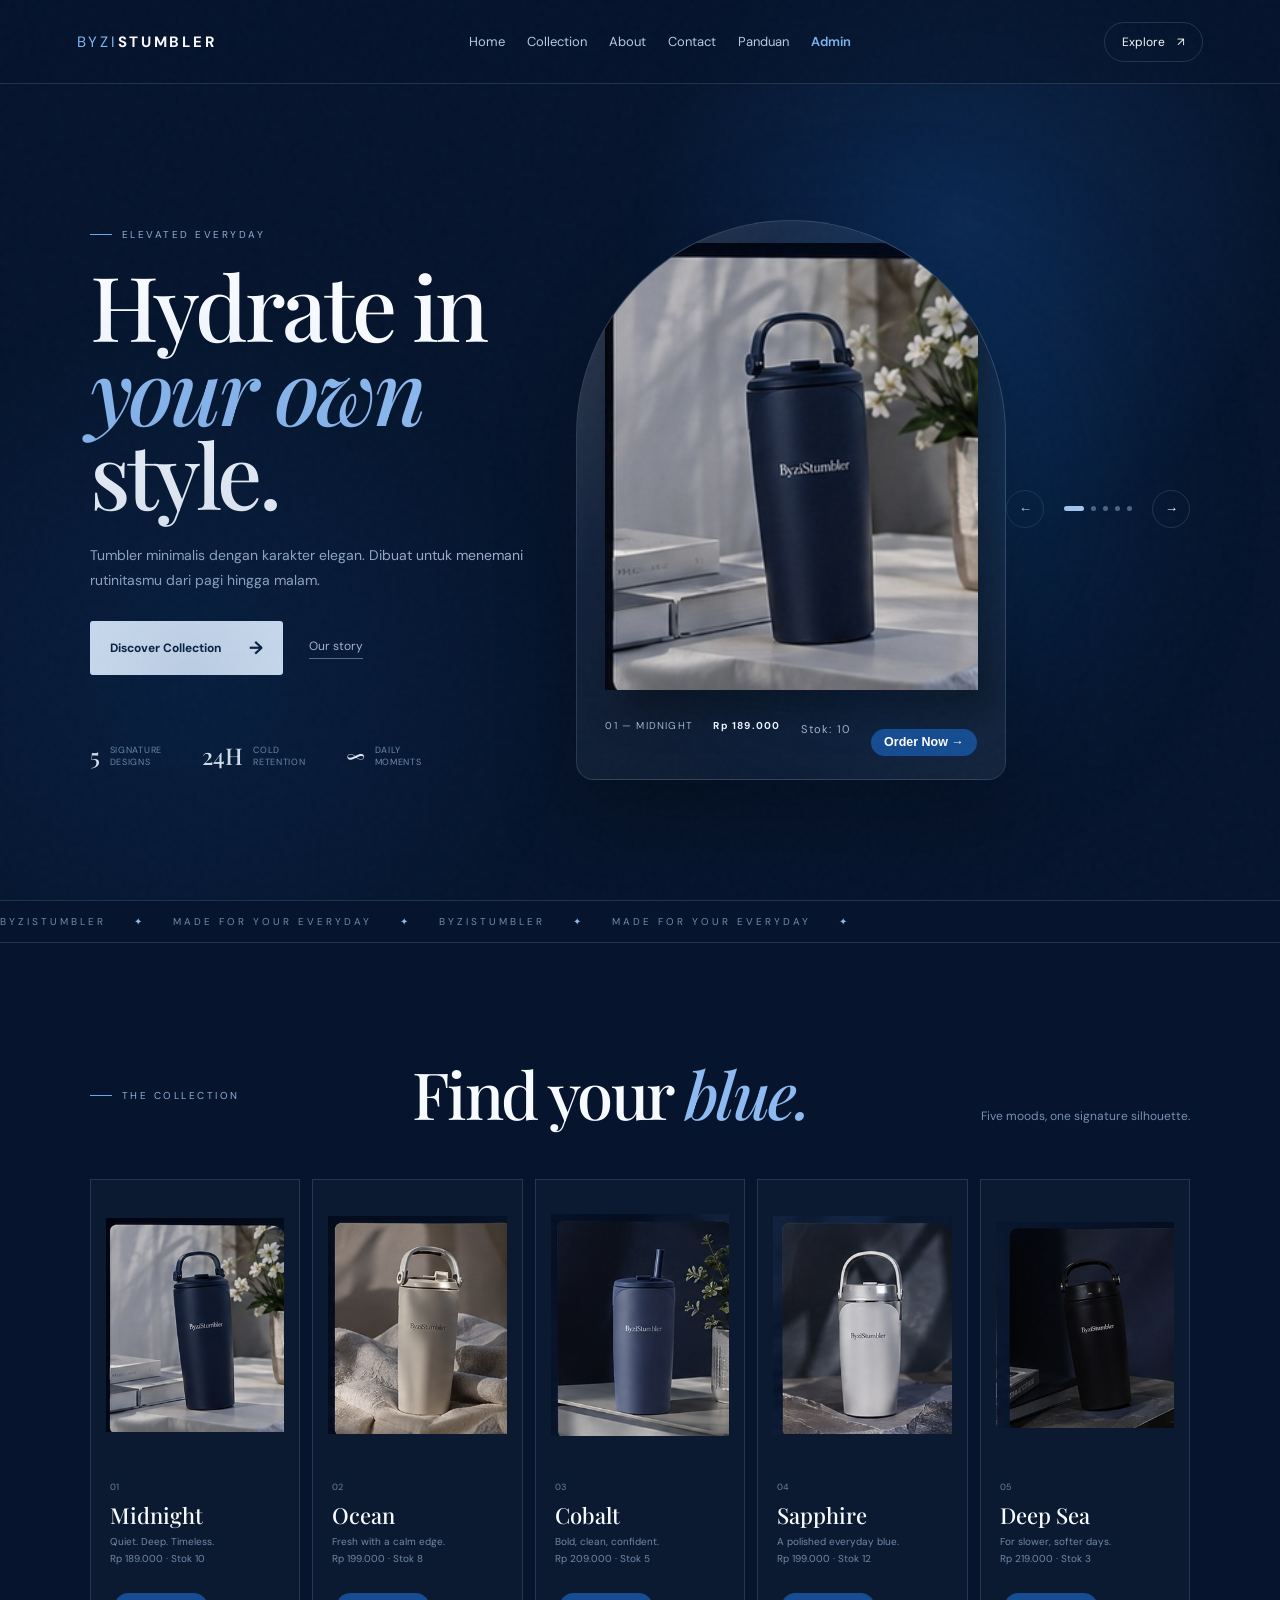
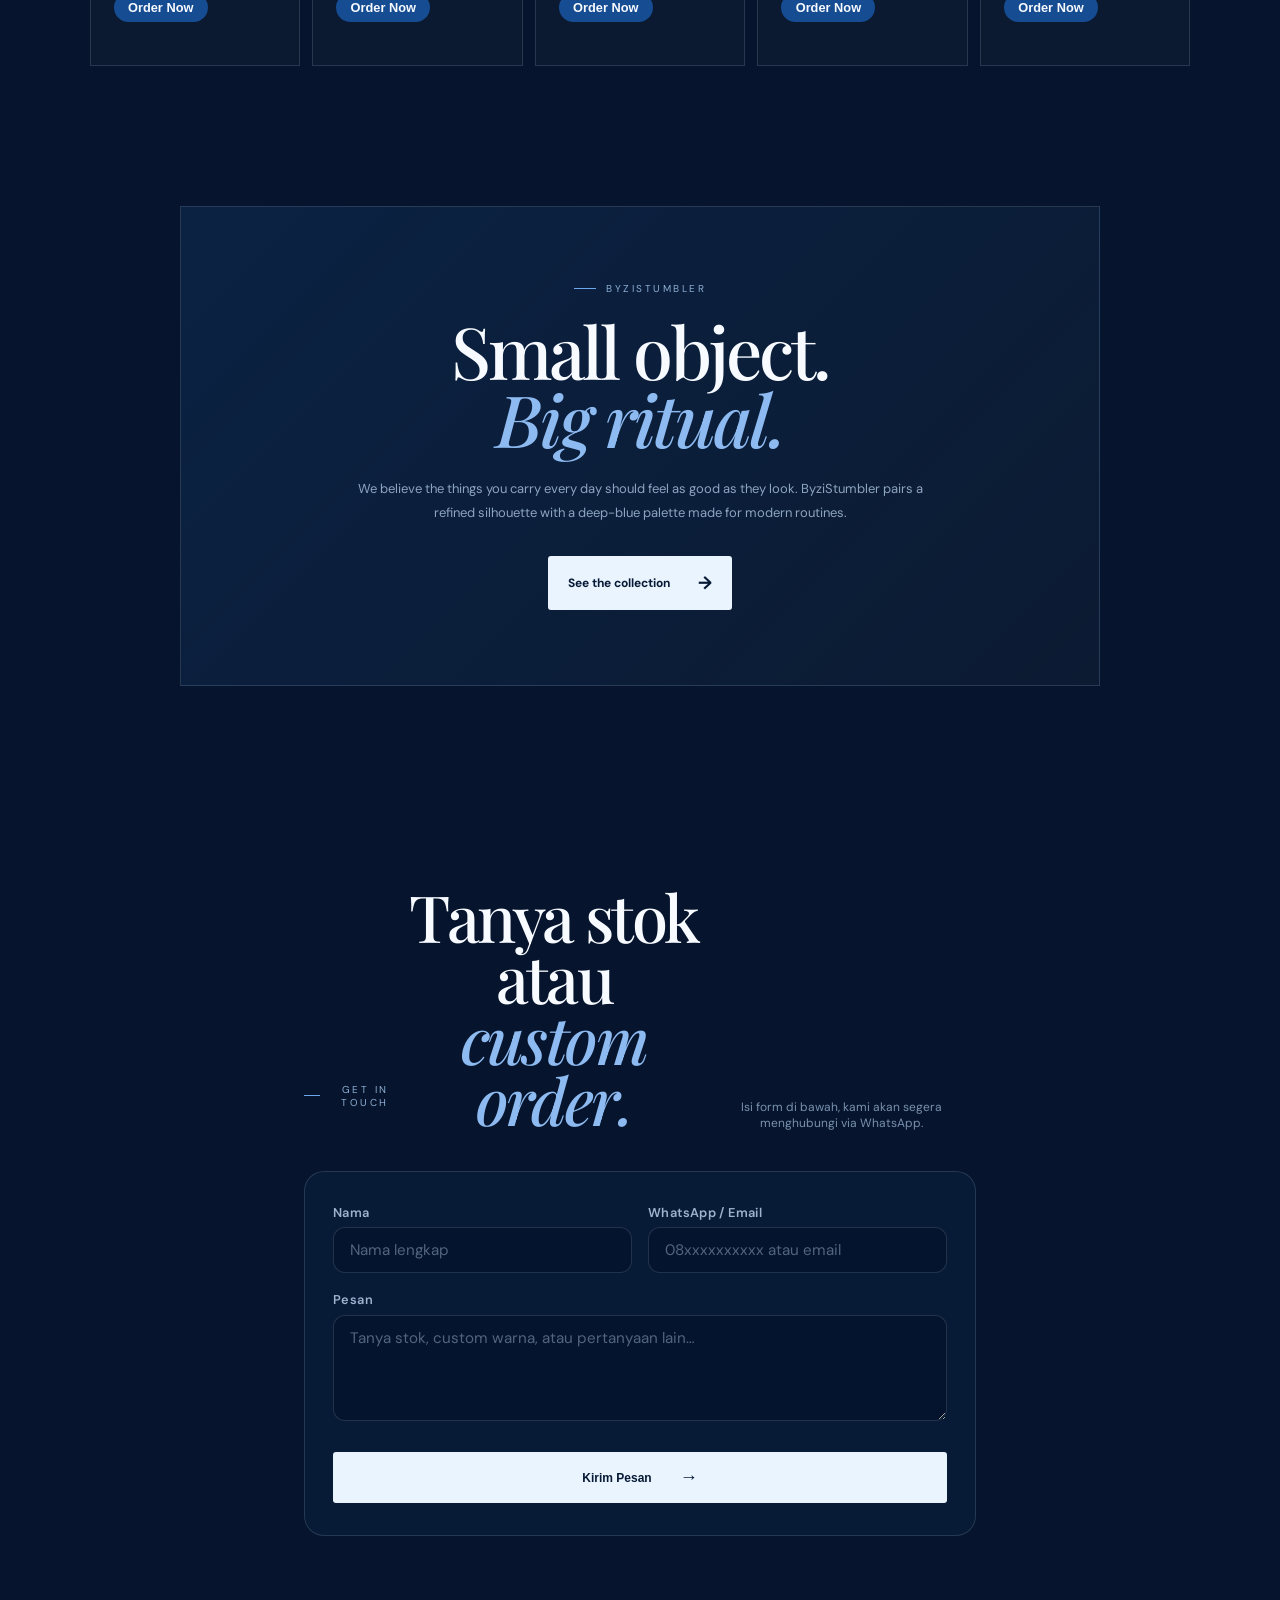
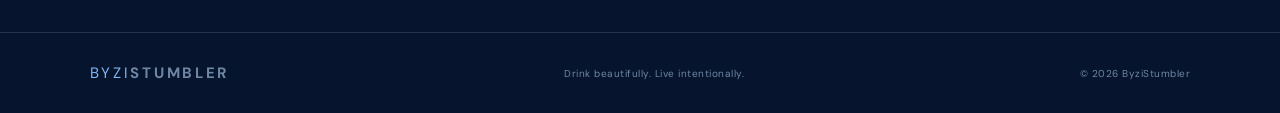
<file: index.html>
<!DOCTYPE html>
<html lang="id">
<head>
  <meta charset="UTF-8" />
  <meta name="viewport" content="width=device-width, initial-scale=1.0" />
  <meta name="description" content="ByziStumbler — tumbler elegan untuk menemani setiap momen. Hydrate in your own style." />
  <title>ByziStumbler — Sip. Style. Repeat.</title>

  <!-- Open Graph / Facebook / WhatsApp -->
  <meta property="og:type" content="website" />
  <meta property="og:url" content="https://szie.zyverse.my.id/" />
  <meta property="og:title" content="ByziStumbler — Sip. Style. Repeat." />
  <meta property="og:description" content="Tumbler minimalis dengan karakter elegan. Dibuat untuk menemani rutinitasmu dari pagi hingga malam." />
  <meta property="og:image" content="https://szie.zyverse.my.id/assets/og-image.jpg" />
  <meta property="og:image:width" content="1200" />
  <meta property="og:image:height" content="630" />
  <meta property="og:image:alt" content="ByziStumbler — tumbler elegan" />
  <meta property="og:site_name" content="ByziStumbler" />
  <meta property="og:locale" content="id_ID" />

  <!-- Twitter Card -->
  <meta name="twitter:card" content="summary_large_image" />
  <meta name="twitter:url" content="https://szie.zyverse.my.id/" />
  <meta name="twitter:title" content="ByziStumbler — Sip. Style. Repeat." />
  <meta name="twitter:description" content="Tumbler minimalis dengan karakter elegan. Dibuat untuk menemani rutinitasmu dari pagi hingga malam." />
  <meta name="twitter:image" content="https://szie.zyverse.my.id/assets/og-image.jpg" />

  <link rel="preconnect" href="https://fonts.googleapis.com">
  <link rel="preconnect" href="https://fonts.gstatic.com" crossorigin>
  <link href="https://fonts.googleapis.com/css2?family=DM+Sans:wght@400;500;600;700&family=Playfair+Display:wght@500;600;700&display=swap" rel="stylesheet">
  <link rel="icon" type="image/svg+xml" href="assets/favicon.svg" />
  <link rel="apple-touch-icon" href="assets/favicon.svg" />
  <link rel="stylesheet" href="style.css" />
  <link rel="stylesheet" href="extra.css" />
</head>
<body>
  <div class="noise"></div>

  <header class="navbar">
    <a class="logo" href="#home"><span>BYZI</span>STUMBLER</a>
    <nav id="main-nav">
      <a href="#home">Home</a>
      <a href="#collection">Collection</a>
      <a href="#about">About</a>
      <a href="#inquiry">Contact</a>
      <a href="panduan.html">Panduan</a>
      <a href="admin.html" class="nav-admin">Admin</a>
    </nav>
    <div class="nav-right">
      <a class="nav-btn" href="#collection">Explore <span>↗</span></a>
      <a class="nav-admin-btn" href="admin.html">Admin</a>
      <button class="hamburger" id="hamburger" aria-label="Menu" type="button">
        <span></span><span></span><span></span>
      </button>
    </div>
  </header>

  <main id="home">
    <!-- HERO -->
    <section class="hero">
      <div class="hero-copy">
        <p class="eyebrow"><span></span> ELEVATED EVERYDAY</p>
        <h1>Hydrate in<br><em>your own</em> style.</h1>
        <p class="hero-text">
          Tumbler minimalis dengan karakter elegan. Dibuat untuk menemani
          rutinitasmu dari pagi hingga malam.
        </p>
        <div class="hero-actions">
          <a class="primary-btn" href="#collection">Discover Collection <span>→</span></a>
          <a class="text-btn" href="#about">Our story</a>
        </div>
        <div class="mini-stats">
          <div><strong id="stat-products">5</strong><span>Signature<br>designs</span></div>
          <div><strong>24H</strong><span>Cold<br>retention</span></div>
          <div><strong>∞</strong><span>Daily<br>moments</span></div>
        </div>
      </div>

      <div class="hero-visual">
        <div class="glow"></div>
        <div class="slider" id="product-slider" aria-label="Koleksi tumbler">
          <!-- Slides diisi oleh JS dari Google Sheets -->
          <div class="slider-loading">Memuat koleksi…</div>
        </div>
        <div class="slider-controls">
          <button id="prev" aria-label="Slide sebelumnya">←</button>
          <div class="dots" id="dots"></div>
          <button id="next" aria-label="Slide berikutnya">→</button>
        </div>
      </div>
    </section>

    <section class="marquee">
      <div>BYZISTUMBLER <span>✦</span> MADE FOR YOUR EVERYDAY <span>✦</span> BYZISTUMBLER <span>✦</span> MADE FOR YOUR EVERYDAY <span>✦</span></div>
    </section>

    <!-- COLLECTION (dinamis) -->
    <section class="collection" id="collection">
      <div class="section-heading">
        <p class="eyebrow"><span></span> THE COLLECTION</p>
        <h2>Find your <em>blue.</em></h2>
        <p>Five moods, one signature silhouette.</p>
      </div>
      <div class="collection-grid" id="collection-grid">
        <!-- diisi JS -->
        <div class="grid-loading">Memuat produk…</div>
      </div>
    </section>

    <!-- ABOUT -->
    <section class="about" id="about">
      <div class="about-box">
        <p class="eyebrow"><span></span> BYZISTUMBLER</p>
        <h2>Small object.<br><em>Big ritual.</em></h2>
        <p>We believe the things you carry every day should feel as good as they look. ByziStumbler pairs a refined silhouette with a deep-blue palette made for modern routines.</p>
        <a href="#collection" class="primary-btn">See the collection <span>→</span></a>
      </div>
    </section>

    <!-- INQUIRY / CONTACT -->
    <section class="inquiry-section" id="inquiry">
      <div class="section-heading">
        <p class="eyebrow"><span></span> GET IN TOUCH</p>
        <h2>Tanya stok atau<br><em>custom order.</em></h2>
        <p>Isi form di bawah, kami akan segera menghubungi via WhatsApp.</p>
      </div>

      <form id="inquiry-form" class="form-card" novalidate>
        <div class="form-row">
          <div class="form-group">
            <label for="inq-nama">Nama</label>
            <input type="text" id="inq-nama" name="nama" placeholder="Nama lengkap" required>
          </div>
          <div class="form-group">
            <label for="inq-kontak">WhatsApp / Email</label>
            <input type="text" id="inq-kontak" name="kontak" placeholder="08xxxxxxxxxx atau email" required>
          </div>
        </div>
        <div class="form-group">
          <label for="inq-pesan">Pesan</label>
          <textarea id="inq-pesan" name="pesan" rows="4" placeholder="Tanya stok, custom warna, atau pertanyaan lain…" required></textarea>
        </div>
        <button type="submit" class="primary-btn form-submit" id="inq-submit">
          Kirim Pesan <span>→</span>
        </button>
        <p class="form-msg" id="inq-msg" hidden></p>
      </form>
    </section>
  </main>

  <footer>
    <div class="logo"><span>BYZI</span>STUMBLER</div>
    <p>Drink beautifully. Live intentionally.</p>
    <p>© 2026 ByziStumbler</p>
  </footer>

  <!-- ORDER MODAL -->
  <div class="modal-overlay" id="order-modal" hidden>
    <div class="modal">
      <button class="modal-close" id="modal-close" aria-label="Tutup">×</button>
      <h3>Order <span id="modal-product-name">—</span></h3>
      <p class="modal-price" id="modal-price">Rp —</p>

      <form id="order-form" novalidate>
        <input type="hidden" id="order-product-id" name="product_id">
        <input type="hidden" id="order-product-name" name="product_name">
        <input type="hidden" id="order-price" name="price">

        <div class="form-group">
          <label for="order-nama">Nama Lengkap</label>
          <input type="text" id="order-nama" name="nama" placeholder="Nama kamu" required>
        </div>
        <div class="form-group">
          <label for="order-wa">Nomor WhatsApp</label>
          <input type="tel" id="order-wa" name="whatsapp" placeholder="08xxxxxxxxxx" required>
        </div>
        <div class="form-group">
          <label for="order-qty">Jumlah</label>
          <input type="number" id="order-qty" name="qty" min="1" value="1" required>
        </div>
        <div class="form-group">
          <label for="order-catatan">Catatan (opsional)</label>
          <textarea id="order-catatan" name="catatan" rows="2" placeholder="Warna custom, request khusus, dll"></textarea>
        </div>

        <div class="order-total">
          Total: <strong id="order-total-display">Rp 0</strong>
        </div>

        <button type="submit" class="primary-btn form-submit" id="order-submit">
          Kirim Order <span>→</span>
        </button>
        <p class="form-msg" id="order-msg" hidden></p>
      </form>
    </div>
  </div>

  <!-- Toast notifikasi -->
  <div class="toast" id="toast" hidden></div>

  <script src="script.js"></script>
</body>
</html>
</file>
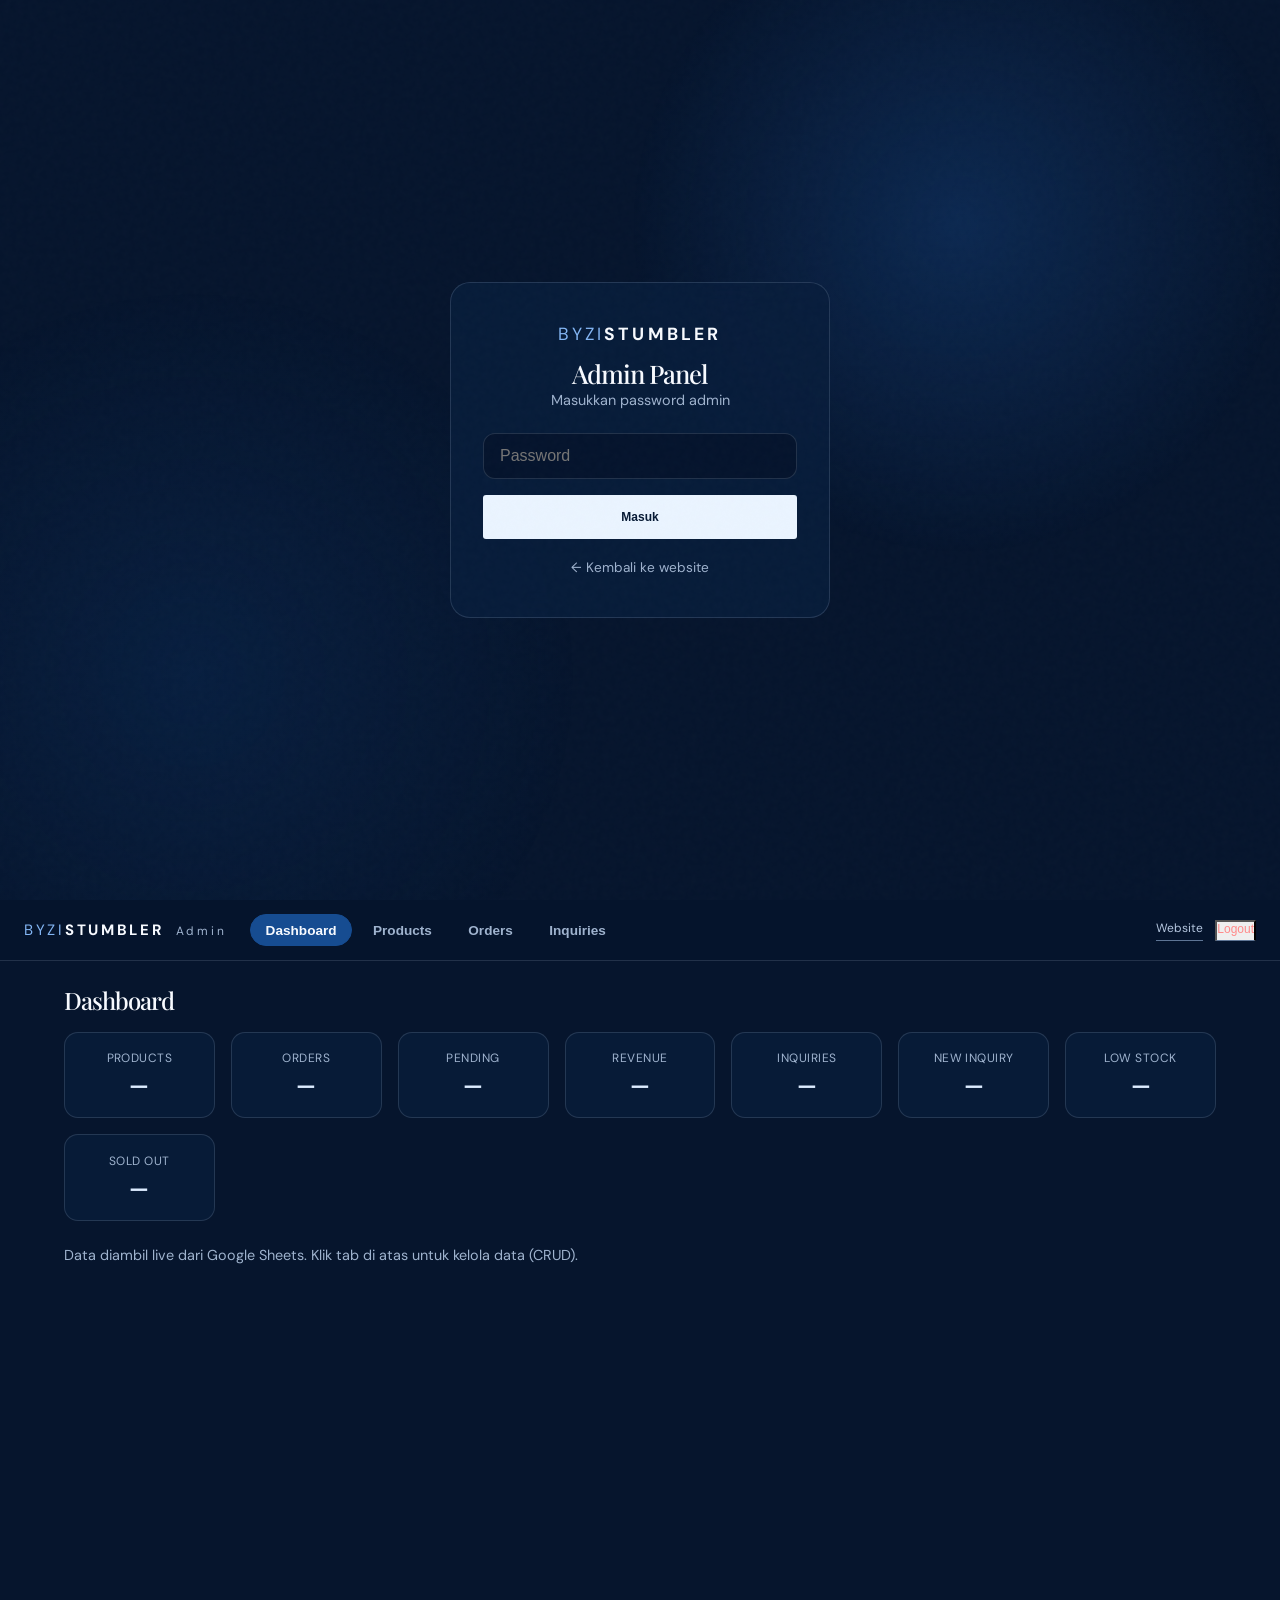
<file: admin.html>
<!DOCTYPE html>
<html lang="id">
<head>
  <meta charset="UTF-8" />
  <meta name="viewport" content="width=device-width, initial-scale=1.0" />
  <title>Admin — ByziStumbler</title>
  <link rel="preconnect" href="https://fonts.googleapis.com">
  <link href="https://fonts.googleapis.com/css2?family=DM+Sans:wght@400;500;600;700&family=Playfair+Display:wght@600&display=swap" rel="stylesheet">
  <link rel="icon" type="image/svg+xml" href="assets/favicon.svg" />
  <link rel="stylesheet" href="style.css" />
  <link rel="stylesheet" href="extra.css" />
  <link rel="stylesheet" href="admin.css" />
</head>
<body class="admin-body">
  <div class="noise"></div>

  <!-- LOGIN -->
  <div id="login-screen" class="login-screen">
    <div class="login-card">
      <div class="logo"><span>BYZI</span>STUMBLER</div>
      <h1>Admin Panel</h1>
      <p class="login-hint">Masukkan password admin</p>
      <form id="login-form">
        <input type="password" id="login-password" placeholder="Password" autocomplete="current-password" required>
        <button type="submit" class="primary-btn" id="login-btn">Masuk</button>
      </form>
      <p class="form-msg" id="login-msg" hidden></p>
      <a href="index.html" class="back-link">← Kembali ke website</a>
    </div>
  </div>

  <!-- DASHBOARD -->
  <div id="admin-app" class="admin-app" hidden>
    <header class="admin-header">
      <div class="logo"><span>BYZI</span>STUMBLER <small>Admin</small></div>
      <nav class="admin-tabs">
        <button class="tab active" data-tab="dashboard">Dashboard</button>
        <button class="tab" data-tab="products">Products</button>
        <button class="tab" data-tab="orders">Orders</button>
        <button class="tab" data-tab="inquiries">Inquiries</button>
      </nav>
      <div class="admin-actions">
        <a href="index.html" class="text-btn">Website</a>
        <button id="logout-btn" class="text-btn danger">Logout</button>
      </div>
    </header>

    <main class="admin-main">
      <!-- DASHBOARD -->
      <section id="tab-dashboard" class="tab-panel active">
        <h2>Dashboard</h2>
        <div class="stats-grid" id="stats-grid">
          <div class="stat-card"><span class="stat-label">Products</span><strong id="s-products">—</strong></div>
          <div class="stat-card"><span class="stat-label">Orders</span><strong id="s-orders">—</strong></div>
          <div class="stat-card"><span class="stat-label">Pending</span><strong id="s-pending">—</strong></div>
          <div class="stat-card"><span class="stat-label">Revenue</span><strong id="s-revenue">—</strong></div>
          <div class="stat-card"><span class="stat-label">Inquiries</span><strong id="s-inquiries">—</strong></div>
          <div class="stat-card"><span class="stat-label">New Inquiry</span><strong id="s-new-inq">—</strong></div>
          <div class="stat-card"><span class="stat-label">Low Stock</span><strong id="s-lowstock">—</strong></div>
          <div class="stat-card"><span class="stat-label">Sold Out</span><strong id="s-soldout">—</strong></div>
        </div>
        <p class="admin-note">Data diambil live dari Google Sheets. Klik tab di atas untuk kelola data (CRUD).</p>
      </section>

      <!-- PRODUCTS -->
      <section id="tab-products" class="tab-panel">
        <div class="panel-head">
          <h2>Products</h2>
          <button class="primary-btn" id="btn-add-product">+ Tambah Produk</button>
        </div>
        <div class="table-wrap">
          <table class="admin-table" id="products-table">
            <thead>
              <tr>
                <th>ID</th><th>Nama</th><th>Harga</th><th>Stok</th><th>Status</th><th>Sort</th><th>Aksi</th>
              </tr>
            </thead>
            <tbody></tbody>
          </table>
        </div>
      </section>

      <!-- ORDERS -->
      <section id="tab-orders" class="tab-panel">
        <div class="panel-head">
          <h2>Orders</h2>
          <button class="text-btn" id="btn-refresh-orders">↻ Refresh</button>
        </div>
        <div class="table-wrap">
          <table class="admin-table" id="orders-table">
            <thead>
              <tr>
                <th>Order ID</th><th>Waktu</th><th>Nama</th><th>WA</th><th>Produk</th><th>Qty</th><th>Total</th><th>Status</th><th>Aksi</th>
              </tr>
            </thead>
            <tbody></tbody>
          </table>
        </div>
      </section>

      <!-- INQUIRIES -->
      <section id="tab-inquiries" class="tab-panel">
        <div class="panel-head">
          <h2>Inquiries</h2>
          <button class="text-btn" id="btn-refresh-inq">↻ Refresh</button>
        </div>
        <div class="table-wrap">
          <table class="admin-table" id="inquiries-table">
            <thead>
              <tr>
                <th>ID</th><th>Waktu</th><th>Nama</th><th>Kontak</th><th>Pesan</th><th>Status</th><th>Aksi</th>
              </tr>
            </thead>
            <tbody></tbody>
          </table>
        </div>
      </section>
    </main>
  </div>

  <!-- MODAL FORM (reusable) -->
  <div class="modal-overlay" id="admin-modal" hidden>
    <div class="modal admin-modal">
      <button class="modal-close" id="admin-modal-close">×</button>
      <h3 id="admin-modal-title">Form</h3>
      <form id="admin-form"></form>
      <p class="form-msg" id="admin-form-msg" hidden></p>
    </div>
  </div>

  <div class="toast" id="toast" hidden></div>

  <script src="admin.js"></script>
</body>
</html>
</file>
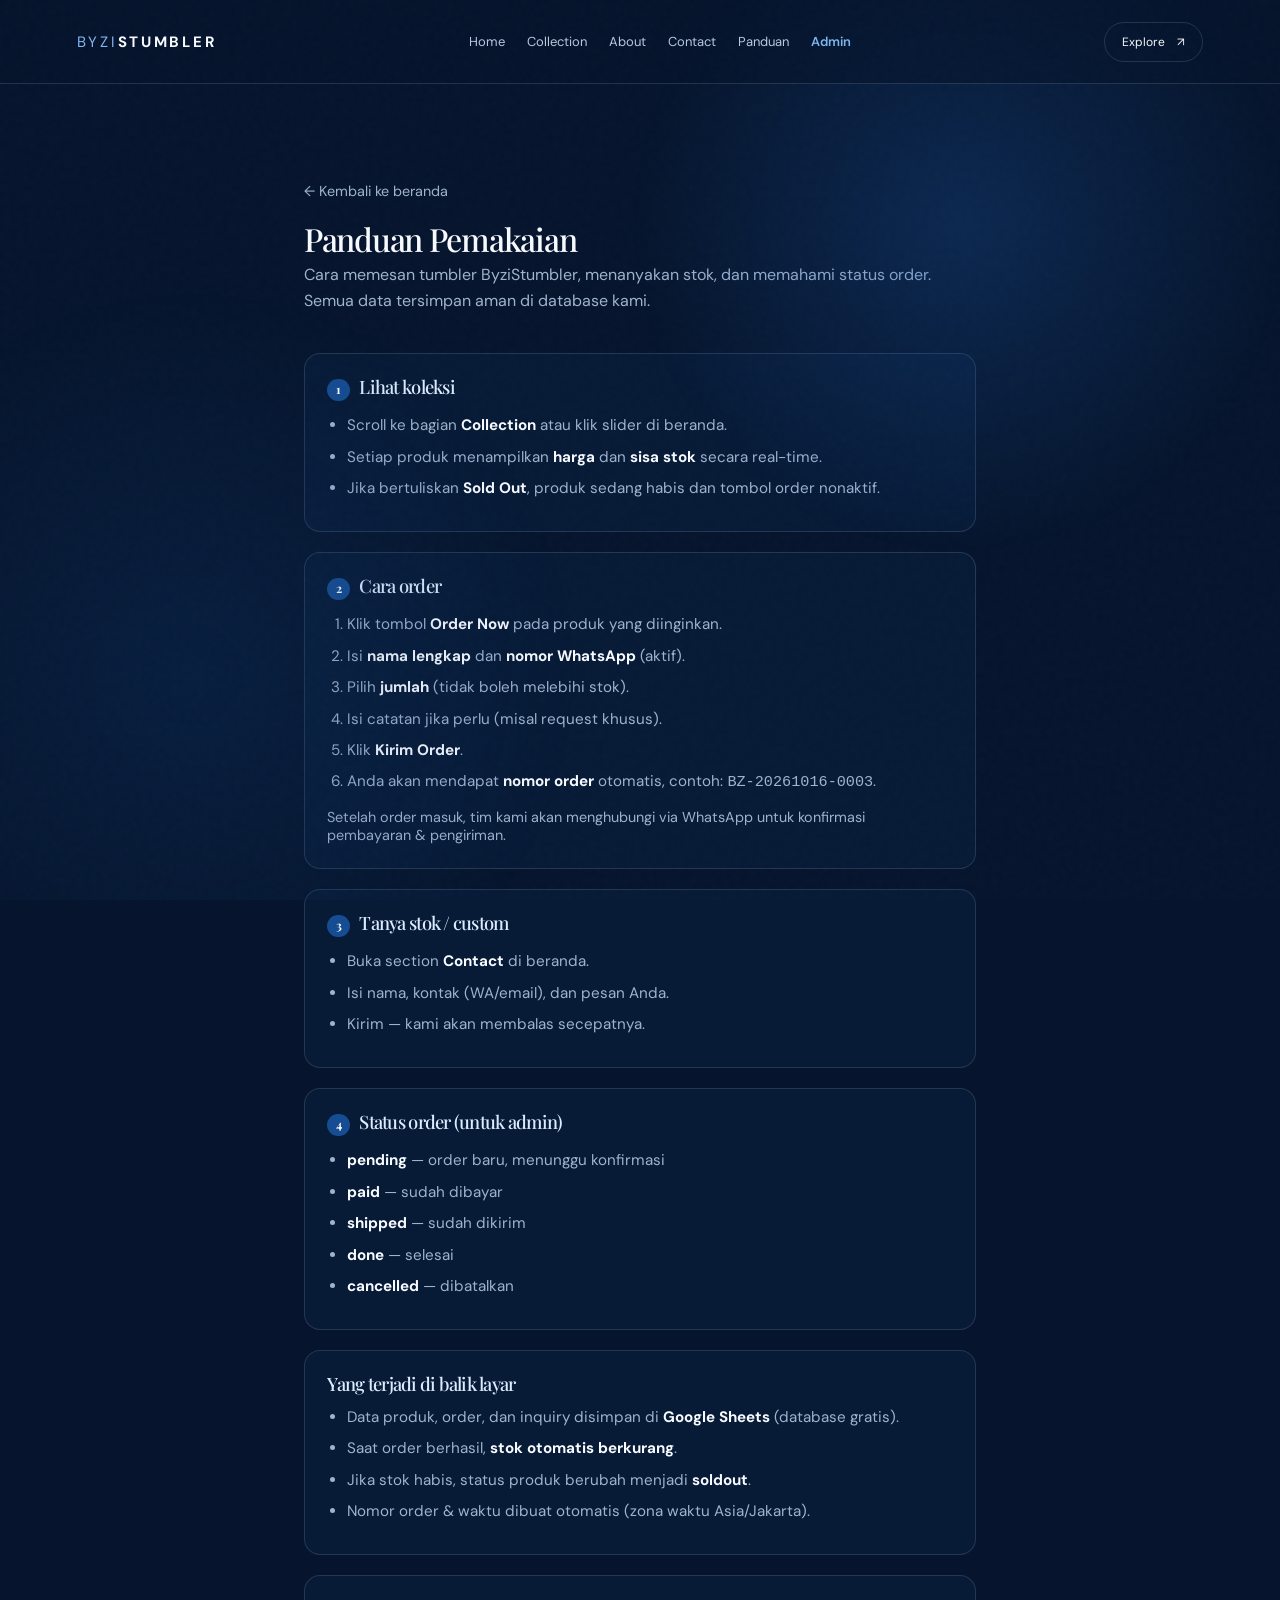
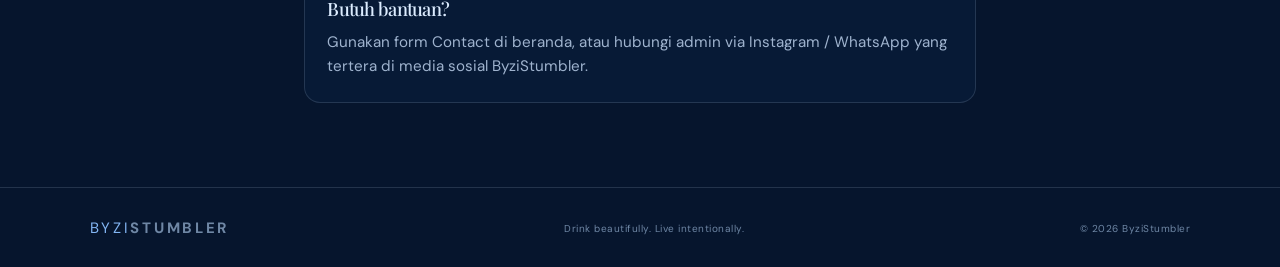
<file: panduan.html>
<!DOCTYPE html>
<html lang="id">
<head>
  <meta charset="UTF-8" />
  <meta name="viewport" content="width=device-width, initial-scale=1.0" />
  <meta name="description" content="Panduan pemakaian dan cara order ByziStumbler — tumbler elegan." />
  <title>Panduan — ByziStumbler</title>

  <!-- Open Graph / Facebook / WhatsApp -->
  <meta property="og:type" content="website" />
  <meta property="og:url" content="https://szie.zyverse.my.id/panduan.html" />
  <meta property="og:title" content="Panduan — ByziStumbler" />
  <meta property="og:description" content="Cara memesan tumbler ByziStumbler, menanyakan stok, dan memahami status order." />
  <meta property="og:image" content="https://szie.zyverse.my.id/assets/og-image.jpg" />
  <meta property="og:image:width" content="1200" />
  <meta property="og:image:height" content="630" />
  <meta property="og:site_name" content="ByziStumbler" />
  <meta property="og:locale" content="id_ID" />

  <!-- Twitter Card -->
  <meta name="twitter:card" content="summary_large_image" />
  <meta name="twitter:title" content="Panduan — ByziStumbler" />
  <meta name="twitter:description" content="Cara memesan tumbler ByziStumbler, menanyakan stok, dan memahami status order." />
  <meta name="twitter:image" content="https://szie.zyverse.my.id/assets/og-image.jpg" />

  <link rel="preconnect" href="https://fonts.googleapis.com">
  <link href="https://fonts.googleapis.com/css2?family=DM+Sans:wght@400;500;600;700&family=Playfair+Display:wght@500;600;700&display=swap" rel="stylesheet">
  <link rel="icon" type="image/svg+xml" href="assets/favicon.svg" />
  <link rel="stylesheet" href="style.css" />
  <link rel="stylesheet" href="extra.css" />
  <style>
    .guide-page { max-width: 720px; margin: 0 auto; padding: 6rem 1.5rem 4rem; }
    .guide-page h1 {
      font-family: "Playfair Display", serif;
      font-size: 2rem;
      margin-bottom: 0.5rem;
    }
    .guide-page .lead { color: var(--muted); margin-bottom: 2.5rem; line-height: 1.6; }
    .guide-section {
      background: rgba(9, 30, 61, 0.6);
      border: 1px solid var(--line);
      border-radius: 16px;
      padding: 1.5rem 1.4rem;
      margin-bottom: 1.25rem;
    }
    .guide-section h2 {
      font-size: 1.15rem;
      margin-bottom: 0.75rem;
      color: var(--ice);
    }
    .guide-section ol, .guide-section ul {
      padding-left: 1.25rem;
      color: var(--muted);
      line-height: 1.7;
      font-size: 0.95rem;
    }
    .guide-section li { margin-bottom: 0.35rem; }
    .guide-section strong { color: var(--white); }
    .guide-back {
      display: inline-flex;
      margin-bottom: 1.5rem;
      color: var(--muted);
      text-decoration: none;
      font-size: 0.9rem;
    }
    .guide-back:hover { color: var(--ice); }
    .step-num {
      display: inline-flex;
      align-items: center;
      justify-content: center;
      width: 1.4rem;
      height: 1.4rem;
      background: var(--blue);
      border-radius: 50%;
      font-size: 0.75rem;
      font-weight: 700;
      margin-right: 0.4rem;
      color: #fff;
    }
  </style>
</head>
<body>
  <div class="noise"></div>

  <header class="navbar">
    <a class="logo" href="index.html"><span>BYZI</span>STUMBLER</a>
    <nav id="main-nav">
      <a href="index.html#home">Home</a>
      <a href="index.html#collection">Collection</a>
      <a href="index.html#about">About</a>
      <a href="index.html#inquiry">Contact</a>
      <a href="panduan.html">Panduan</a>
      <a href="admin.html" class="nav-admin">Admin</a>
    </nav>
    <div class="nav-right">
      <a class="nav-btn" href="index.html#collection">Explore <span>↗</span></a>
      <a class="nav-admin-btn" href="admin.html">Admin</a>
      <button class="hamburger" id="hamburger" aria-label="Menu" type="button">
        <span></span><span></span><span></span>
      </button>
    </div>
  </header>
  <script>
  (function(){var b=document.getElementById("hamburger"),n=document.getElementById("main-nav");if(!b||!n)return;b.addEventListener("click",function(){b.classList.toggle("open");n.classList.toggle("open");});n.querySelectorAll("a").forEach(function(a){a.addEventListener("click",function(){b.classList.remove("open");n.classList.remove("open");});});})();
  </script>

  <main class="guide-page">
    <a class="guide-back" href="index.html">← Kembali ke beranda</a>
    <h1>Panduan Pemakaian</h1>
    <p class="lead">
      Cara memesan tumbler ByziStumbler, menanyakan stok, dan memahami status order.
      Semua data tersimpan aman di database kami.
    </p>

    <div class="guide-section">
      <h2><span class="step-num">1</span> Lihat koleksi</h2>
      <ul>
        <li>Scroll ke bagian <strong>Collection</strong> atau klik slider di beranda.</li>
        <li>Setiap produk menampilkan <strong>harga</strong> dan <strong>sisa stok</strong> secara real-time.</li>
        <li>Jika bertuliskan <strong>Sold Out</strong>, produk sedang habis dan tombol order nonaktif.</li>
      </ul>
    </div>

    <div class="guide-section">
      <h2><span class="step-num">2</span> Cara order</h2>
      <ol>
        <li>Klik tombol <strong>Order Now</strong> pada produk yang diinginkan.</li>
        <li>Isi <strong>nama lengkap</strong> dan <strong>nomor WhatsApp</strong> (aktif).</li>
        <li>Pilih <strong>jumlah</strong> (tidak boleh melebihi stok).</li>
        <li>Isi catatan jika perlu (misal request khusus).</li>
        <li>Klik <strong>Kirim Order</strong>.</li>
        <li>Anda akan mendapat <strong>nomor order</strong> otomatis, contoh: <code>BZ-20261016-0003</code>.</li>
      </ol>
      <p style="margin-top:0.75rem;color:var(--muted);font-size:0.9rem;">
        Setelah order masuk, tim kami akan menghubungi via WhatsApp untuk konfirmasi pembayaran & pengiriman.
      </p>
    </div>

    <div class="guide-section">
      <h2><span class="step-num">3</span> Tanya stok / custom</h2>
      <ul>
        <li>Buka section <strong>Contact</strong> di beranda.</li>
        <li>Isi nama, kontak (WA/email), dan pesan Anda.</li>
        <li>Kirim — kami akan membalas secepatnya.</li>
      </ul>
    </div>

    <div class="guide-section">
      <h2><span class="step-num">4</span> Status order (untuk admin)</h2>
      <ul>
        <li><strong>pending</strong> — order baru, menunggu konfirmasi</li>
        <li><strong>paid</strong> — sudah dibayar</li>
        <li><strong>shipped</strong> — sudah dikirim</li>
        <li><strong>done</strong> — selesai</li>
        <li><strong>cancelled</strong> — dibatalkan</li>
      </ul>
    </div>

    <div class="guide-section">
      <h2>Yang terjadi di balik layar</h2>
      <ul>
        <li>Data produk, order, dan inquiry disimpan di <strong>Google Sheets</strong> (database gratis).</li>
        <li>Saat order berhasil, <strong>stok otomatis berkurang</strong>.</li>
        <li>Jika stok habis, status produk berubah menjadi <strong>soldout</strong>.</li>
        <li>Nomor order & waktu dibuat otomatis (zona waktu Asia/Jakarta).</li>
      </ul>
    </div>

    <div class="guide-section">
      <h2>Butuh bantuan?</h2>
      <p style="color:var(--muted);font-size:0.95rem;line-height:1.6;">
        Gunakan form Contact di beranda, atau hubungi admin via Instagram / WhatsApp yang tertera di media sosial ByziStumbler.
      </p>
    </div>
  </main>

  <footer>
    <div class="logo"><span>BYZI</span>STUMBLER</div>
    <p>Drink beautifully. Live intentionally.</p>
    <p>© 2026 ByziStumbler</p>
  </footer>
</body>
</html>
</file>
<file: style.css>
*{box-sizing:border-box;margin:0;padding:0}
:root{--navy:#06152d;--deep:#091e3d;--blue:#164c91;--ice:#dcecff;--white:#f7faff;--muted:#9fb3ce;--line:rgba(210,230,255,.14)}
html{scroll-behavior:smooth}
body{font-family:"DM Sans",sans-serif;background:var(--navy);color:var(--white);overflow-x:hidden}
body:before{content:"";position:fixed;inset:0;background:radial-gradient(circle at 75% 25%,rgba(29,92,173,.28),transparent 28%),radial-gradient(circle at 15% 75%,rgba(16,67,130,.22),transparent 30%);pointer-events:none}
.noise{position:fixed;inset:0;opacity:.035;pointer-events:none;z-index:10;background-image:url("data:image/svg+xml,%3Csvg viewBox='0 0 180 180' xmlns='http://www.w3.org/2000/svg'%3E%3Cfilter id='n'%3E%3CfeTurbulence type='fractalNoise' baseFrequency='.8' numOctaves='4' stitchTiles='stitch'/%3E%3C/filter%3E%3Crect width='100%25' height='100%25' filter='url(%23n)' opacity='.55'/%3E%3C/svg%3E")}
a{text-decoration:none;color:inherit}.navbar{height:84px;padding:0 6vw;display:flex;align-items:center;justify-content:space-between;border-bottom:1px solid var(--line);position:relative;z-index:5;background:rgba(6,21,45,.55);backdrop-filter:blur(14px)}
.logo{font-size:15px;letter-spacing:.18em;font-weight:700}.logo span{font-weight:400;color:#83b6f4}
nav{display:flex;gap:38px;color:#b9c9df;font-size:13px}nav a:hover{color:white}.nav-btn{border:1px solid var(--line);padding:11px 17px;border-radius:100px;font-size:12px}.nav-btn span{margin-left:9px}
.hero{min-height:calc(100vh - 84px);padding:70px 7vw 55px;display:grid;grid-template-columns:1fr 1fr;align-items:center;gap:40px}
.eyebrow{font-size:10px;letter-spacing:.25em;color:#8eafd4;display:flex;align-items:center;gap:10px;margin-bottom:22px}.eyebrow span{width:22px;height:1px;background:#6da8ee}
h1,h2{font-family:"Playfair Display",serif;font-weight:500;line-height:.94;letter-spacing:-.04em}h1{font-size:clamp(56px,7vw,100px);max-width:700px}h1 em,h2 em{font-style:italic;color:#8dbaf0}.hero-text{max-width:460px;color:var(--muted);line-height:1.8;font-size:14px;margin:28px 0}
.hero-actions{display:flex;align-items:center;gap:26px}.primary-btn{display:inline-flex;align-items:center;gap:28px;background:#eaf4ff;color:#071a35;padding:15px 20px;border-radius:3px;font-size:12px;font-weight:700;transition:.3s}.primary-btn:hover{transform:translateY(-3px);background:white}.primary-btn span{font-size:18px}.text-btn{font-size:12px;color:#b5c7df;border-bottom:1px solid #5e7595;padding-bottom:4px}
.mini-stats{display:flex;gap:40px;margin-top:65px}.mini-stats div{display:flex;align-items:center;gap:10px}.mini-stats strong{font-family:"Playfair Display";font-size:23px;font-weight:500}.mini-stats span{font-size:9px;line-height:1.35;color:#7992b2;text-transform:uppercase;letter-spacing:.08em}
.hero-visual{position:relative;min-height:570px;display:flex;align-items:center;justify-content:center}.glow{position:absolute;width:390px;height:390px;border-radius:50%;background:#1257a2;filter:blur(100px);opacity:.32}
.slider{width:min(430px,80vw);height:560px;position:relative}.slide{position:absolute;inset:0;opacity:0;transform:translateX(35px) scale(.96);transition:opacity .6s,transform .6s;pointer-events:none}.slide.active{opacity:1;transform:none;pointer-events:auto}.product-card{height:100%;border:1px solid rgba(206,229,255,.15);background:linear-gradient(145deg,rgba(255,255,255,.08),rgba(255,255,255,.025));border-radius:220px 220px 18px 18px;padding:22px;position:relative;overflow:hidden;box-shadow:0 35px 80px rgba(0,0,0,.3)}.product-card:after{content:"";position:absolute;inset:0;background:linear-gradient(120deg,rgba(255,255,255,.12),transparent 28%,transparent 70%,rgba(255,255,255,.04));pointer-events:none}.product-card img{width:100%;height:87%;object-fit:contain;position:relative;z-index:1;filter:drop-shadow(18px 24px 18px rgba(0,0,0,.35));animation:float 4s ease-in-out infinite}.badge{position:absolute;top:24px;left:28px;z-index:2;font-size:9px;letter-spacing:.18em;color:#9eb8d7}.product-info{position:absolute;bottom:23px;left:28px;right:28px;display:flex;justify-content:space-between;z-index:2;font-size:10px;letter-spacing:.12em;color:#9db4d1}.product-info strong{color:#e9f3ff}
@keyframes float{50%{transform:translateY(-10px) rotate(1deg)}}
.slider-controls{display:flex;justify-content:center;align-items:center;gap:20px;margin-top:18px}.slider-controls button{border:1px solid var(--line);background:transparent;color:white;width:38px;height:38px;border-radius:50%;cursor:pointer}.slider-controls button:hover{background:rgba(255,255,255,.08)}.dots{display:flex;gap:7px}.dot{width:5px;height:5px;border-radius:50%;background:#506884;transition:.3s}.dot.active{width:20px;border-radius:10px;background:#b9d8fb}
.marquee{overflow:hidden;border-block:1px solid var(--line);padding:14px 0;color:#7189a8;font-size:10px;letter-spacing:.3em;white-space:nowrap}.marquee div{animation:marquee 20s linear infinite}.marquee span{color:#8cb9ec;margin:0 22px}@keyframes marquee{to{transform:translateX(-50%)}}
.collection{padding:120px 7vw}.section-heading{display:flex;align-items:end;justify-content:space-between;margin-bottom:55px}.section-heading h2{font-size:65px}.section-heading>p:last-child{color:#7890ae;font-size:12px}.collection-grid{display:grid;grid-template-columns:repeat(5,1fr);gap:12px}.collection-grid article{border:1px solid var(--line);background:rgba(255,255,255,.025);padding:15px;transition:.4s}.collection-grid article:hover{transform:translateY(-8px);background:rgba(255,255,255,.06)}.collection-grid img{width:100%;height:260px;object-fit:contain}.collection-grid article div{padding:14px 4px}.collection-grid span{font-size:9px;color:#6682a6}.collection-grid h3{font-family:"Playfair Display";font-size:22px;font-weight:500;margin:5px 0}.collection-grid p{font-size:10px;color:#7189a8}
.about{padding:20px 7vw 120px}.about-box{max-width:920px;margin:auto;border:1px solid var(--line);padding:75px 9%;background:linear-gradient(135deg,rgba(29,86,155,.2),rgba(255,255,255,.025));text-align:center}.about-box .eyebrow{justify-content:center}.about h2{font-size:72px}.about-box>p:not(.eyebrow){color:#8da4c0;max-width:580px;margin:25px auto 32px;line-height:1.8;font-size:13px}
footer{border-top:1px solid var(--line);padding:30px 7vw;display:flex;justify-content:space-between;align-items:center;color:#6f87a5;font-size:10px;letter-spacing:.05em}
.sound-btn{position:fixed;right:25px;bottom:25px;z-index:20;border:1px solid rgba(190,220,255,.2);background:rgba(8,27,54,.82);backdrop-filter:blur(12px);color:#c8def8;padding:10px 14px;border-radius:100px;cursor:pointer;font-size:12px}.sound-btn span{font-size:9px;margin-left:5px}
@media(max-width:900px){nav{display:none}.hero{grid-template-columns:1fr;padding-top:55px}.hero-visual{min-height:540px}.collection-grid{grid-template-columns:repeat(2,1fr)}.section-heading{display:block}.section-heading>p:last-child{margin-top:15px}.about h2{font-size:55px}}
@media(max-width:560px){.navbar{padding:0 5vw}.nav-btn{display:none}.hero{padding:50px 5vw 35px}h1{font-size:54px}.mini-stats{gap:18px;margin-top:45px}.mini-stats span{font-size:7px}.hero-visual{min-height:470px}.slider{height:450px}.collection{padding:80px 5vw}.section-heading h2{font-size:50px}.collection-grid{grid-template-columns:1fr 1fr}.collection-grid img{height:200px}.about{padding:10px 5vw 80px}.about-box{padding:55px 25px}.about h2{font-size:45px}footer{padding:25px 5vw;gap:15px;flex-wrap:wrap}.sound-btn{right:15px;bottom:15px}}
</file>
<file: extra.css>
/* ========== EXTRA STYLES — Forms, Modal, Dynamic states ========== */

.slider-loading,
.grid-loading {
  grid-column: 1 / -1;
  text-align: center;
  padding: 3rem 1rem;
  color: var(--muted);
  font-size: 0.95rem;
}

/* Collection card enhancements */
.collection-grid article {
  position: relative;
  cursor: pointer;
  transition: transform 0.35s ease, box-shadow 0.35s ease;
}

.collection-grid article:hover {
  transform: translateY(-6px);
}

.collection-grid article .card-actions {
  margin-top: 0.85rem;
  display: flex;
  gap: 0.5rem;
  flex-wrap: wrap;
}

.collection-grid article .order-btn {
  display: inline-flex;
  align-items: center;
  gap: 0.35rem;
  padding: 0.45rem 0.9rem;
  background: var(--blue);
  color: var(--white);
  border: none;
  border-radius: 999px;
  font-size: 0.8rem;
  font-weight: 600;
  cursor: pointer;
  transition: background 0.25s, opacity 0.25s;
}

.collection-grid article .order-btn:hover:not(:disabled) {
  background: #1e5fad;
}

.collection-grid article .order-btn:disabled {
  opacity: 0.45;
  cursor: not-allowed;
  background: #3a4a5c;
}

.badge-soldout {
  position: absolute;
  top: 12px;
  right: 12px;
  background: rgba(180, 40, 40, 0.9);
  color: #fff;
  font-size: 0.7rem;
  font-weight: 700;
  letter-spacing: 0.04em;
  padding: 0.3rem 0.55rem;
  border-radius: 6px;
  text-transform: uppercase;
}

.stock-info {
  font-size: 0.75rem;
  color: var(--muted);
  margin-top: 0.25rem;
}

/* ========== INQUIRY SECTION ========== */
.inquiry-section {
  padding: 5rem 1.5rem 6rem;
  max-width: 720px;
  margin: 0 auto;
}

.inquiry-section .section-heading {
  text-align: center;
  margin-bottom: 2.5rem;
}

.form-card {
  background: rgba(9, 30, 61, 0.7);
  border: 1px solid var(--line);
  border-radius: 20px;
  padding: 2rem 1.75rem;
  backdrop-filter: blur(12px);
}

.form-row {
  display: grid;
  grid-template-columns: 1fr 1fr;
  gap: 1rem;
}

@media (max-width: 560px) {
  .form-row {
    grid-template-columns: 1fr;
  }
}

.form-group {
  margin-bottom: 1.15rem;
}

.form-group label {
  display: block;
  font-size: 0.8rem;
  font-weight: 600;
  letter-spacing: 0.03em;
  color: var(--muted);
  margin-bottom: 0.4rem;
}

.form-group input,
.form-group textarea {
  width: 100%;
  background: rgba(6, 21, 45, 0.85);
  border: 1px solid var(--line);
  border-radius: 12px;
  padding: 0.75rem 1rem;
  color: var(--white);
  font-family: inherit;
  font-size: 0.95rem;
  transition: border-color 0.25s, box-shadow 0.25s;
  outline: none;
}

.form-group input:focus,
.form-group textarea:focus {
  border-color: rgba(100, 160, 230, 0.55);
  box-shadow: 0 0 0 3px rgba(40, 100, 180, 0.2);
}

.form-group input::placeholder,
.form-group textarea::placeholder {
  color: rgba(159, 179, 206, 0.5);
}

.form-submit {
  width: 100%;
  justify-content: center;
  margin-top: 0.5rem;
  cursor: pointer;
  border: none;
}

.form-submit:disabled {
  opacity: 0.6;
  cursor: wait;
}

.form-msg {
  margin-top: 1rem;
  text-align: center;
  font-size: 0.9rem;
  padding: 0.65rem 1rem;
  border-radius: 10px;
}

.form-msg.success {
  background: rgba(40, 140, 90, 0.2);
  color: #8fefb0;
  border: 1px solid rgba(80, 180, 120, 0.35);
}

.form-msg.error {
  background: rgba(160, 50, 50, 0.2);
  color: #ffb0b0;
  border: 1px solid rgba(200, 80, 80, 0.35);
}

/* ========== ORDER MODAL ========== */
.modal-overlay {
  position: fixed;
  inset: 0;
  background: rgba(3, 10, 22, 0.75);
  backdrop-filter: blur(8px);
  z-index: 1000;
  display: flex;
  align-items: center;
  justify-content: center;
  padding: 1.25rem;
  opacity: 0;
  visibility: hidden;
  transition: opacity 0.3s, visibility 0.3s;
}

.modal-overlay.show {
  opacity: 1;
  visibility: visible;
}

.modal {
  background: linear-gradient(160deg, #0b1e3a 0%, #071428 100%);
  border: 1px solid var(--line);
  border-radius: 22px;
  padding: 2rem 1.75rem 1.75rem;
  width: 100%;
  max-width: 420px;
  position: relative;
  box-shadow: 0 25px 60px rgba(0, 0, 0, 0.5);
  transform: translateY(16px);
  transition: transform 0.3s;
}

.modal-overlay.show .modal {
  transform: translateY(0);
}

.modal-close {
  position: absolute;
  top: 14px;
  right: 16px;
  background: transparent;
  border: none;
  color: var(--muted);
  font-size: 1.6rem;
  cursor: pointer;
  line-height: 1;
  padding: 0.2rem;
  transition: color 0.2s;
}

.modal-close:hover {
  color: var(--white);
}

.modal h3 {
  font-family: "Playfair Display", serif;
  font-size: 1.45rem;
  font-weight: 600;
  margin-bottom: 0.25rem;
}

.modal h3 span {
  color: #7eb6f0;
}

.modal-price {
  color: var(--muted);
  font-size: 0.95rem;
  margin-bottom: 1.4rem;
}

.order-total {
  text-align: right;
  font-size: 0.95rem;
  color: var(--muted);
  margin: 0.75rem 0 1.1rem;
}

.order-total strong {
  color: var(--ice);
  font-size: 1.15rem;
}

/* ========== TOAST ========== */
.toast {
  position: fixed;
  bottom: 1.75rem;
  left: 50%;
  transform: translateX(-50%) translateY(20px);
  background: #0d2a4e;
  border: 1px solid rgba(100, 160, 230, 0.4);
  color: var(--ice);
  padding: 0.85rem 1.4rem;
  border-radius: 12px;
  font-size: 0.9rem;
  font-weight: 500;
  z-index: 1100;
  opacity: 0;
  visibility: hidden;
  transition: opacity 0.3s, transform 0.3s, visibility 0.3s;
  box-shadow: 0 10px 30px rgba(0, 0, 0, 0.35);
  max-width: 90vw;
  text-align: center;
}

.toast.show {
  opacity: 1;
  visibility: visible;
  transform: translateX(-50%) translateY(0);
}

.toast.success {
  border-color: rgba(80, 180, 120, 0.5);
}

.toast.error {
  border-color: rgba(200, 80, 80, 0.5);
}

/* ========== SLIDER product-info enhancement ========== */
.product-info .stock-label {
  display: block;
  font-size: 0.7rem;
  color: var(--muted);
  margin-top: 0.15rem;
}

.slide .order-btn-slide {
  margin-top: 0.6rem;
  display: inline-flex;
  align-items: center;
  gap: 0.3rem;
  padding: 0.4rem 0.85rem;
  background: var(--blue);
  color: #fff;
  border: none;
  border-radius: 999px;
  font-size: 0.78rem;
  font-weight: 600;
  cursor: pointer;
  transition: background 0.25s;
}

.slide .order-btn-slide:hover:not(:disabled) {
  background: #1e5fad;
}

.slide .order-btn-slide:disabled {
  opacity: 0.45;
  cursor: not-allowed;
}

/* ========== MOBILE NAV + ADMIN BUTTON ========== */
.nav-right {
  display: flex;
  align-items: center;
  gap: 0.6rem;
}

.nav-admin-btn {
  display: none;
  border: 1px solid rgba(100, 160, 230, 0.45);
  padding: 9px 14px;
  border-radius: 100px;
  font-size: 12px;
  font-weight: 600;
  color: #7eb6f0;
  transition: background 0.2s, color 0.2s;
}
.nav-admin-btn:hover {
  background: rgba(22, 76, 145, 0.4);
  color: #fff;
}

.hamburger {
  display: none;
  flex-direction: column;
  justify-content: center;
  gap: 5px;
  width: 40px;
  height: 40px;
  background: transparent;
  border: 1px solid var(--line);
  border-radius: 10px;
  cursor: pointer;
  padding: 8px 10px;
}
.hamburger span {
  display: block;
  height: 2px;
  background: var(--ice);
  border-radius: 2px;
  transition: transform 0.25s, opacity 0.25s;
}
.hamburger.open span:nth-child(1) {
  transform: translateY(7px) rotate(45deg);
}
.hamburger.open span:nth-child(2) {
  opacity: 0;
}
.hamburger.open span:nth-child(3) {
  transform: translateY(-7px) rotate(-45deg);
}

/* Override original: keep nav usable on mobile via dropdown */
@media (max-width: 900px) {
  nav#main-nav {
    display: none;
    position: absolute;
    top: 84px;
    left: 0;
    right: 0;
    flex-direction: column;
    gap: 0;
    background: rgba(6, 21, 45, 0.97);
    border-bottom: 1px solid var(--line);
    padding: 0.5rem 0;
    z-index: 20;
    backdrop-filter: blur(16px);
  }
  nav#main-nav.open {
    display: flex;
  }
  nav#main-nav a {
    padding: 0.9rem 6vw;
    border-bottom: 1px solid var(--line);
    font-size: 14px;
  }
  nav#main-nav a:last-child {
    border-bottom: none;
  }
  .hamburger {
    display: flex;
  }
  .nav-admin-btn {
    display: inline-flex;
  }
}

@media (max-width: 560px) {
  .nav-btn {
    display: none;
  }
}

/* Desktop: slightly tighter gap so 6 links fit */
@media (min-width: 901px) {
  nav#main-nav {
    gap: 22px;
  }
  nav#main-nav a.nav-admin {
    color: #7eb6f0;
    font-weight: 600;
  }
}
</file>
<file: admin.css>
/* Admin Panel Styles */
.admin-body { min-height: 100vh; }

.login-screen {
  min-height: 100vh;
  display: flex;
  align-items: center;
  justify-content: center;
  padding: 1.5rem;
}

.login-card {
  background: rgba(9, 30, 61, 0.85);
  border: 1px solid var(--line);
  border-radius: 20px;
  padding: 2.5rem 2rem;
  width: 100%;
  max-width: 380px;
  text-align: center;
  backdrop-filter: blur(12px);
}

.login-card .logo { margin-bottom: 1rem; font-size: 1.1rem; }
.login-card h1 {
  font-family: "Playfair Display", serif;
  font-size: 1.6rem;
  margin-bottom: 0.35rem;
}
.login-hint { color: var(--muted); font-size: 0.9rem; margin-bottom: 1.5rem; }
.login-card input {
  width: 100%;
  background: rgba(6, 21, 45, 0.9);
  border: 1px solid var(--line);
  border-radius: 12px;
  padding: 0.8rem 1rem;
  color: var(--white);
  font-size: 1rem;
  margin-bottom: 1rem;
  outline: none;
}
.login-card input:focus {
  border-color: rgba(100, 160, 230, 0.55);
  box-shadow: 0 0 0 3px rgba(40, 100, 180, 0.2);
}
.login-card .primary-btn { width: 100%; justify-content: center; border: none; cursor: pointer; }
.back-link {
  display: inline-block;
  margin-top: 1.25rem;
  color: var(--muted);
  font-size: 0.85rem;
  text-decoration: none;
}
.back-link:hover { color: var(--ice); }

/* Admin app layout */
.admin-app { min-height: 100vh; display: flex; flex-direction: column; }

.admin-header {
  display: flex;
  align-items: center;
  gap: 1.5rem;
  padding: 0.9rem 1.5rem;
  border-bottom: 1px solid var(--line);
  background: rgba(6, 21, 45, 0.9);
  position: sticky;
  top: 0;
  z-index: 50;
  flex-wrap: wrap;
}

.admin-header .logo small {
  font-weight: 400;
  color: var(--muted);
  font-size: 0.75rem;
  margin-left: 0.35rem;
}

.admin-tabs {
  display: flex;
  gap: 0.35rem;
  flex: 1;
  flex-wrap: wrap;
}

.admin-tabs .tab {
  background: transparent;
  border: 1px solid transparent;
  color: var(--muted);
  padding: 0.45rem 0.9rem;
  border-radius: 999px;
  font-size: 0.85rem;
  font-weight: 600;
  cursor: pointer;
  transition: all 0.2s;
}

.admin-tabs .tab:hover { color: var(--white); }
.admin-tabs .tab.active {
  background: var(--blue);
  color: var(--white);
  border-color: var(--blue);
}

.admin-actions { display: flex; gap: 0.75rem; align-items: center; }
.text-btn.danger { color: #ff8a8a; }
.text-btn.danger:hover { color: #ffb0b0; }

.admin-main {
  flex: 1;
  padding: 1.75rem 1.5rem 3rem;
  max-width: 1200px;
  margin: 0 auto;
  width: 100%;
}

.tab-panel { display: none; }
.tab-panel.active { display: block; }

.tab-panel h2 {
  font-family: "Playfair Display", serif;
  font-size: 1.5rem;
  margin-bottom: 1.25rem;
}

.panel-head {
  display: flex;
  justify-content: space-between;
  align-items: center;
  margin-bottom: 1.25rem;
  gap: 1rem;
  flex-wrap: wrap;
}
.panel-head h2 { margin-bottom: 0; }

/* Stats */
.stats-grid {
  display: grid;
  grid-template-columns: repeat(auto-fill, minmax(140px, 1fr));
  gap: 1rem;
  margin-bottom: 1.5rem;
}

.stat-card {
  background: rgba(9, 30, 61, 0.7);
  border: 1px solid var(--line);
  border-radius: 14px;
  padding: 1.1rem 1rem;
  text-align: center;
}

.stat-label {
  display: block;
  font-size: 0.75rem;
  color: var(--muted);
  text-transform: uppercase;
  letter-spacing: 0.04em;
  margin-bottom: 0.35rem;
}

.stat-card strong {
  font-size: 1.35rem;
  color: var(--ice);
}

.admin-note {
  color: var(--muted);
  font-size: 0.9rem;
  line-height: 1.5;
}

/* Tables */
.table-wrap {
  overflow-x: auto;
  border: 1px solid var(--line);
  border-radius: 14px;
  background: rgba(9, 30, 61, 0.5);
}

.admin-table {
  width: 100%;
  border-collapse: collapse;
  font-size: 0.875rem;
}

.admin-table th,
.admin-table td {
  padding: 0.75rem 0.9rem;
  text-align: left;
  border-bottom: 1px solid var(--line);
  vertical-align: middle;
}

.admin-table th {
  background: rgba(6, 21, 45, 0.8);
  color: var(--muted);
  font-weight: 600;
  font-size: 0.75rem;
  text-transform: uppercase;
  letter-spacing: 0.04em;
  white-space: nowrap;
}

.admin-table tbody tr:hover {
  background: rgba(22, 76, 145, 0.15);
}

.admin-table code {
  font-size: 0.8rem;
  color: #7eb6f0;
}

.admin-table a { color: #7eb6f0; text-decoration: none; }
.admin-table a:hover { text-decoration: underline; }

.msg-cell {
  max-width: 220px;
  white-space: nowrap;
  overflow: hidden;
  text-overflow: ellipsis;
}

.badge-status {
  display: inline-block;
  padding: 0.2rem 0.5rem;
  border-radius: 6px;
  font-size: 0.72rem;
  font-weight: 700;
  text-transform: uppercase;
  letter-spacing: 0.03em;
}

.badge-status.available,
.badge-status.paid,
.badge-status.done,
.badge-status.replied { background: rgba(40, 140, 90, 0.25); color: #8fefb0; }
.badge-status.pending,
.badge-status.new { background: rgba(180, 140, 40, 0.25); color: #f0d080; }
.badge-status.soldout,
.badge-status.cancelled { background: rgba(160, 50, 50, 0.25); color: #ffb0b0; }
.badge-status.shipped,
.badge-status.read { background: rgba(40, 100, 180, 0.25); color: #90c0f0; }
.badge-status.closed { background: rgba(100, 100, 120, 0.25); color: #b0b0c0; }

.actions { white-space: nowrap; }
.btn-sm {
  background: rgba(22, 76, 145, 0.5);
  border: 1px solid var(--line);
  color: var(--ice);
  padding: 0.3rem 0.55rem;
  border-radius: 6px;
  font-size: 0.75rem;
  font-weight: 600;
  cursor: pointer;
  margin-right: 0.25rem;
  transition: background 0.2s;
}
.btn-sm:hover { background: var(--blue); }
.btn-sm.danger {
  background: rgba(160, 50, 50, 0.3);
  border-color: rgba(200, 80, 80, 0.4);
  color: #ffb0b0;
}
.btn-sm.danger:hover { background: rgba(160, 50, 50, 0.55); }

.admin-modal { max-width: 460px; }
.admin-modal select {
  width: 100%;
  background: rgba(6, 21, 45, 0.85);
  border: 1px solid var(--line);
  border-radius: 12px;
  padding: 0.75rem 1rem;
  color: var(--white);
  font-family: inherit;
  font-size: 0.95rem;
  outline: none;
}

@media (max-width: 700px) {
  .admin-header { flex-direction: column; align-items: flex-start; }
  .admin-tabs { width: 100%; }
}
</file>
